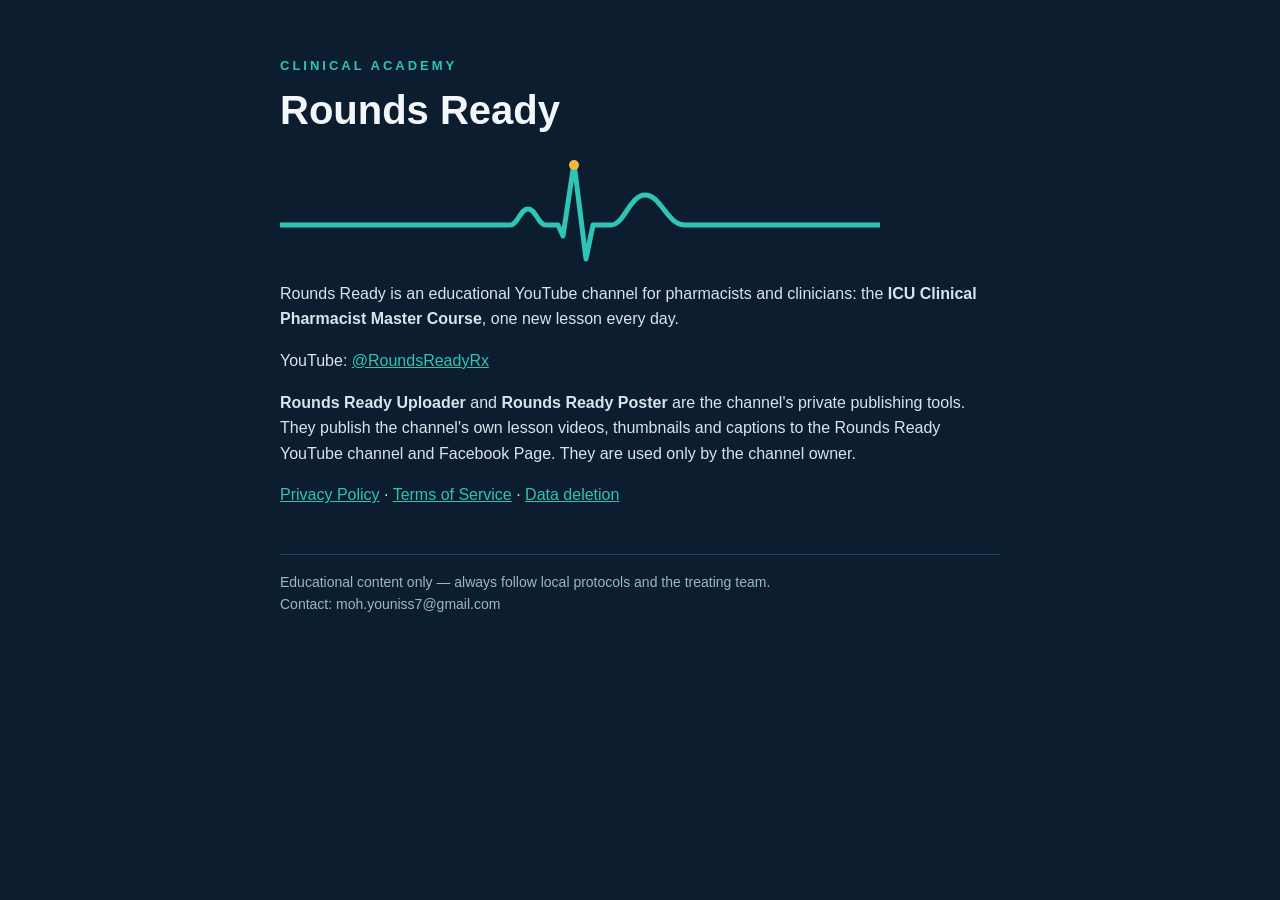
<file: index.html>
<!doctype html><html lang="en"><head><meta charset="utf-8"><meta name="viewport" content="width=device-width,initial-scale=1">
<title>Rounds Ready | Clinical Academy</title><link rel="stylesheet" href="style.css"></head><body><main>
<div class="k">Clinical Academy</div><h1>Rounds Ready</h1>
<svg viewBox="0 0 600 110" width="600" height="110" aria-hidden="true"><path d="M0 70 H230 C238 70 240 54 248 54 C256 54 258 70 266 70 H278 L283 81 L294 8 L306 104 L313 70 H331 C344 70 350 40 365 40 C381 40 387 70 405 70 H600" fill="none" stroke="#2ec4b6" stroke-width="5" stroke-linecap="round" stroke-linejoin="round"/><circle cx="294" cy="10" r="5" fill="#f5b83d"/></svg>
<p>Rounds Ready is an educational YouTube channel for pharmacists and clinicians: the <b>ICU Clinical Pharmacist Master Course</b>, one new lesson every day.</p>
<p>YouTube: <a href="https://www.youtube.com/@RoundsReadyRx">@RoundsReadyRx</a></p>
<p><b>Rounds Ready Uploader</b> and <b>Rounds Ready Poster</b> are the channel's private publishing tools. They publish the channel's own lesson videos, thumbnails and captions to the Rounds Ready YouTube channel and Facebook Page. They are used only by the channel owner.</p>
<p><a href="privacy.html">Privacy Policy</a> · <a href="terms.html">Terms of Service</a> · <a href="data-deletion.html">Data deletion</a></p>
<footer class="muted">Educational content only — always follow local protocols and the treating team.<br>Contact: moh.youniss7@gmail.com</footer>
</main></body></html>
</file>
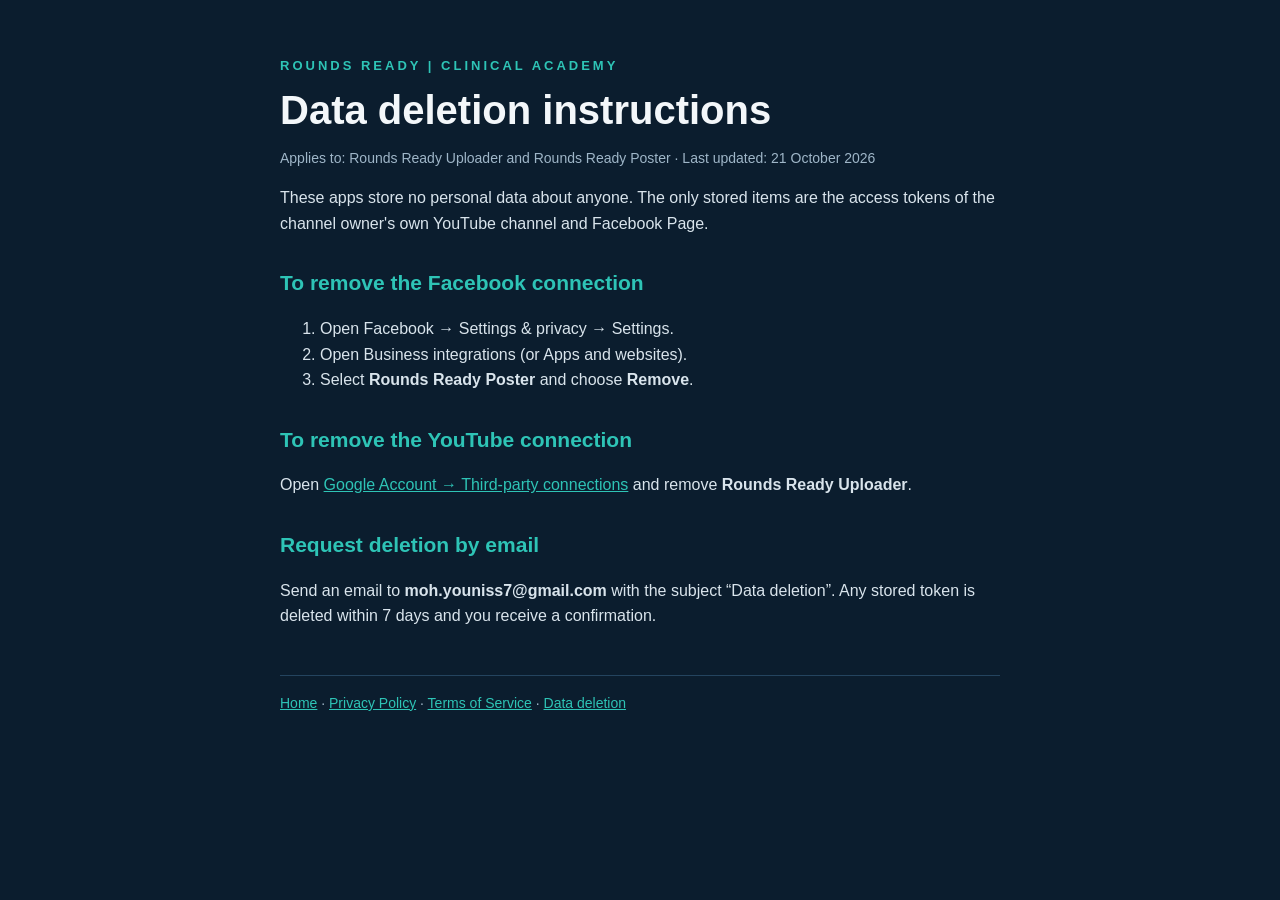
<file: data-deletion.html>
<!doctype html><html lang="en"><head><meta charset="utf-8"><meta name="viewport" content="width=device-width,initial-scale=1">
<title>Data deletion · Rounds Ready</title><link rel="stylesheet" href="style.css"></head><body><main>
<div class="k">Rounds Ready | Clinical Academy</div><h1>Data deletion instructions</h1>
<p class="muted">Applies to: Rounds Ready Uploader and Rounds Ready Poster · Last updated: 21 October 2026</p>
<p>These apps store no personal data about anyone. The only stored items are the access tokens of the channel owner's own YouTube channel and Facebook Page.</p>
<h2>To remove the Facebook connection</h2>
<ol><li>Open Facebook → Settings &amp; privacy → Settings.</li><li>Open Business integrations (or Apps and websites).</li>
<li>Select <b>Rounds Ready Poster</b> and choose <b>Remove</b>.</li></ol>
<h2>To remove the YouTube connection</h2>
<p>Open <a href="https://myaccount.google.com/permissions">Google Account → Third-party connections</a> and remove <b>Rounds Ready Uploader</b>.</p>
<h2>Request deletion by email</h2>
<p>Send an email to <b>moh.youniss7@gmail.com</b> with the subject “Data deletion”. Any stored token is deleted within 7 days and you receive a confirmation.</p>
<footer class="muted"><a href="index.html">Home</a> · <a href="privacy.html">Privacy Policy</a> · <a href="terms.html">Terms of Service</a> · <a href="data-deletion.html">Data deletion</a></footer>
</main></body></html>
</file>
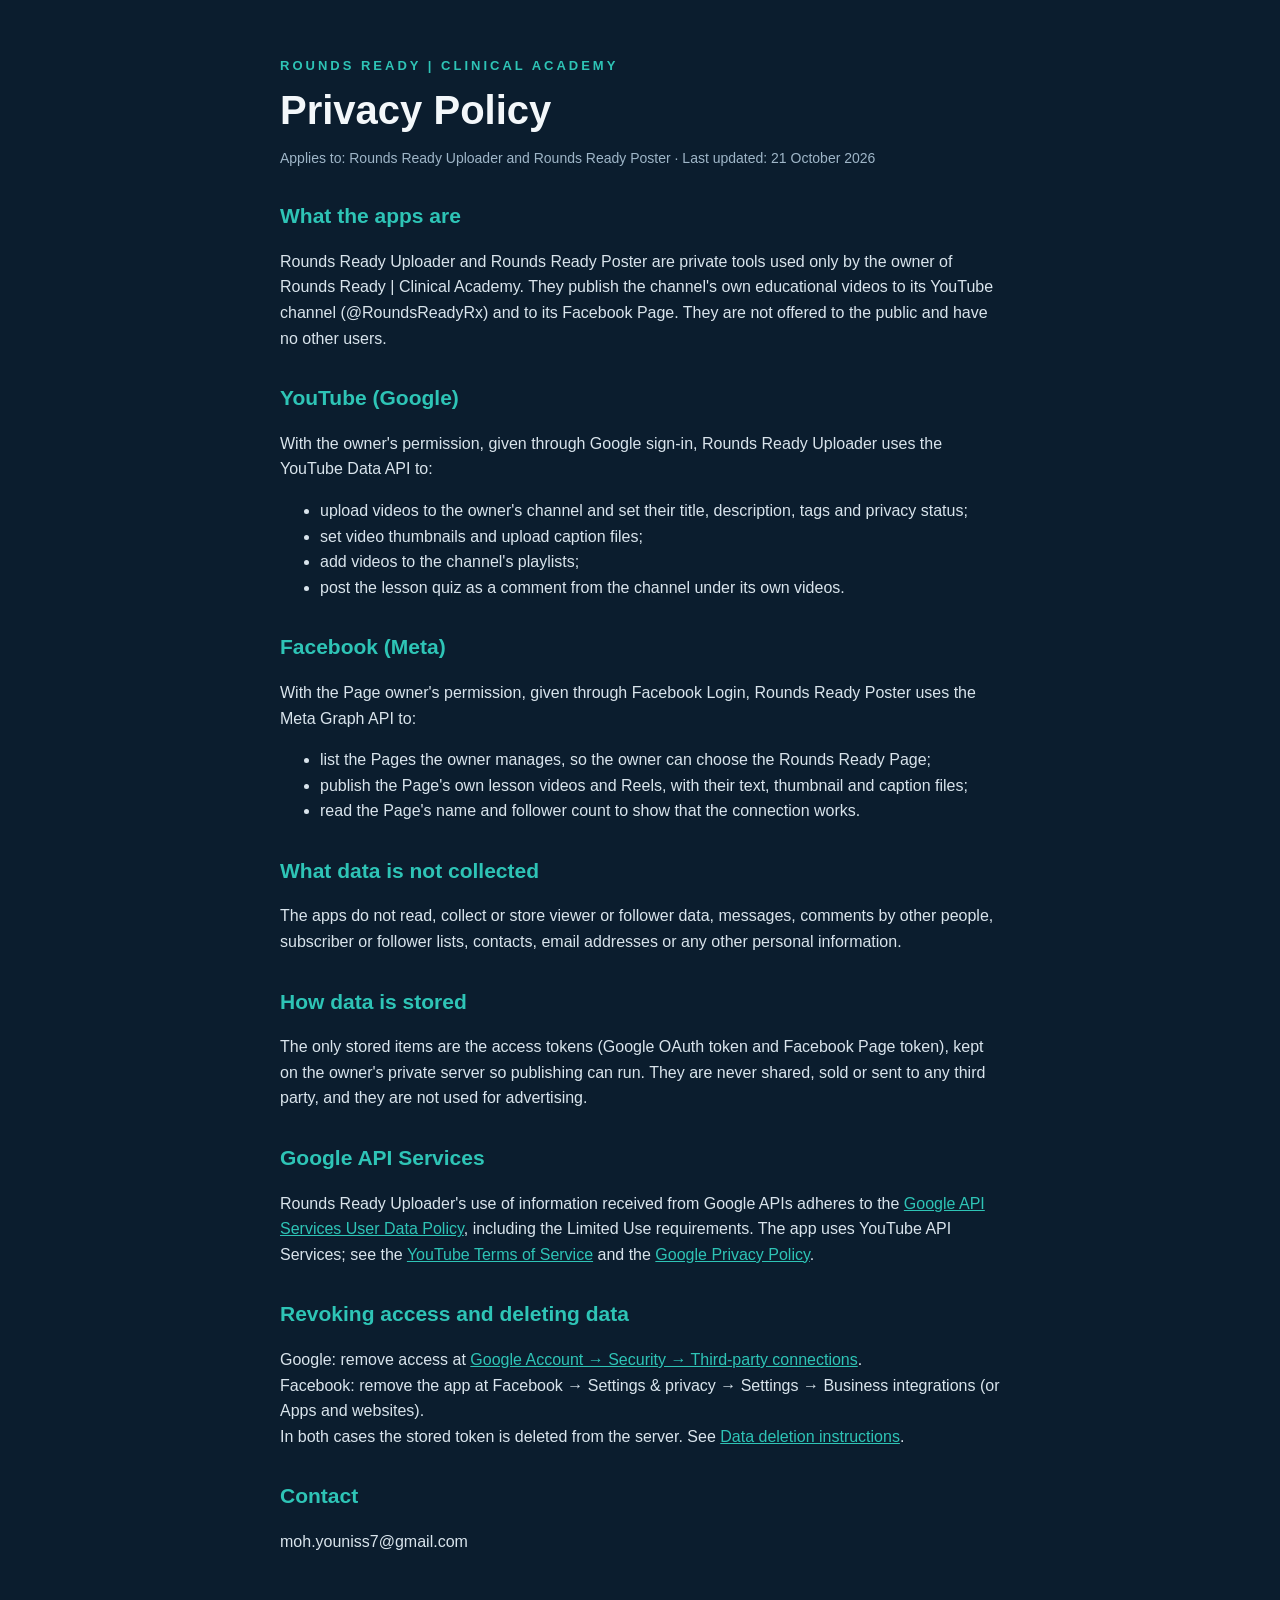
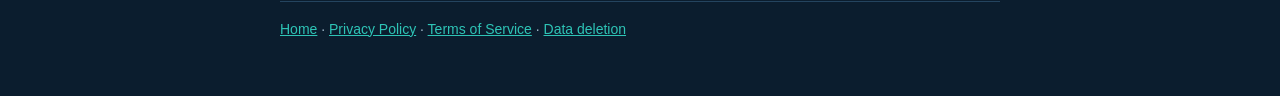
<file: privacy.html>
<!doctype html><html lang="en"><head><meta charset="utf-8"><meta name="viewport" content="width=device-width,initial-scale=1">
<title>Privacy Policy · Rounds Ready</title><link rel="stylesheet" href="style.css"></head><body><main>
<div class="k">Rounds Ready | Clinical Academy</div><h1>Privacy Policy</h1>
<p class="muted">Applies to: Rounds Ready Uploader and Rounds Ready Poster · Last updated: 21 October 2026</p>
<h2>What the apps are</h2>
<p>Rounds Ready Uploader and Rounds Ready Poster are private tools used only by the owner of Rounds Ready | Clinical Academy.
They publish the channel's own educational videos to its YouTube channel (@RoundsReadyRx) and to its Facebook Page. They are not offered to the public and have no other users.</p>
<h2>YouTube (Google)</h2>
<p>With the owner's permission, given through Google sign-in, Rounds Ready Uploader uses the YouTube Data API to:</p>
<ul><li>upload videos to the owner's channel and set their title, description, tags and privacy status;</li>
<li>set video thumbnails and upload caption files;</li><li>add videos to the channel's playlists;</li>
<li>post the lesson quiz as a comment from the channel under its own videos.</li></ul>
<h2>Facebook (Meta)</h2>
<p>With the Page owner's permission, given through Facebook Login, Rounds Ready Poster uses the Meta Graph API to:</p>
<ul><li>list the Pages the owner manages, so the owner can choose the Rounds Ready Page;</li>
<li>publish the Page's own lesson videos and Reels, with their text, thumbnail and caption files;</li>
<li>read the Page's name and follower count to show that the connection works.</li></ul>
<h2>What data is not collected</h2>
<p>The apps do not read, collect or store viewer or follower data, messages, comments by other people, subscriber or follower lists, contacts, email addresses or any other personal information.</p>
<h2>How data is stored</h2>
<p>The only stored items are the access tokens (Google OAuth token and Facebook Page token), kept on the owner's private server so publishing can run.
They are never shared, sold or sent to any third party, and they are not used for advertising.</p>
<h2>Google API Services</h2>
<p>Rounds Ready Uploader's use of information received from Google APIs adheres to the <a href="https://developers.google.com/terms/api-services-user-data-policy">Google API Services User Data Policy</a>, including the Limited Use requirements. The app uses YouTube API Services; see the <a href="https://www.youtube.com/t/terms">YouTube Terms of Service</a> and the <a href="https://policies.google.com/privacy">Google Privacy Policy</a>.</p>
<h2>Revoking access and deleting data</h2>
<p>Google: remove access at <a href="https://myaccount.google.com/permissions">Google Account → Security → Third-party connections</a>.<br>
Facebook: remove the app at Facebook → Settings &amp; privacy → Settings → Business integrations (or Apps and websites).<br>
In both cases the stored token is deleted from the server. See <a href="data-deletion.html">Data deletion instructions</a>.</p>
<h2>Contact</h2><p>moh.youniss7@gmail.com</p>
<footer class="muted"><a href="index.html">Home</a> · <a href="privacy.html">Privacy Policy</a> · <a href="terms.html">Terms of Service</a> · <a href="data-deletion.html">Data deletion</a></footer>
</main></body></html>
</file>
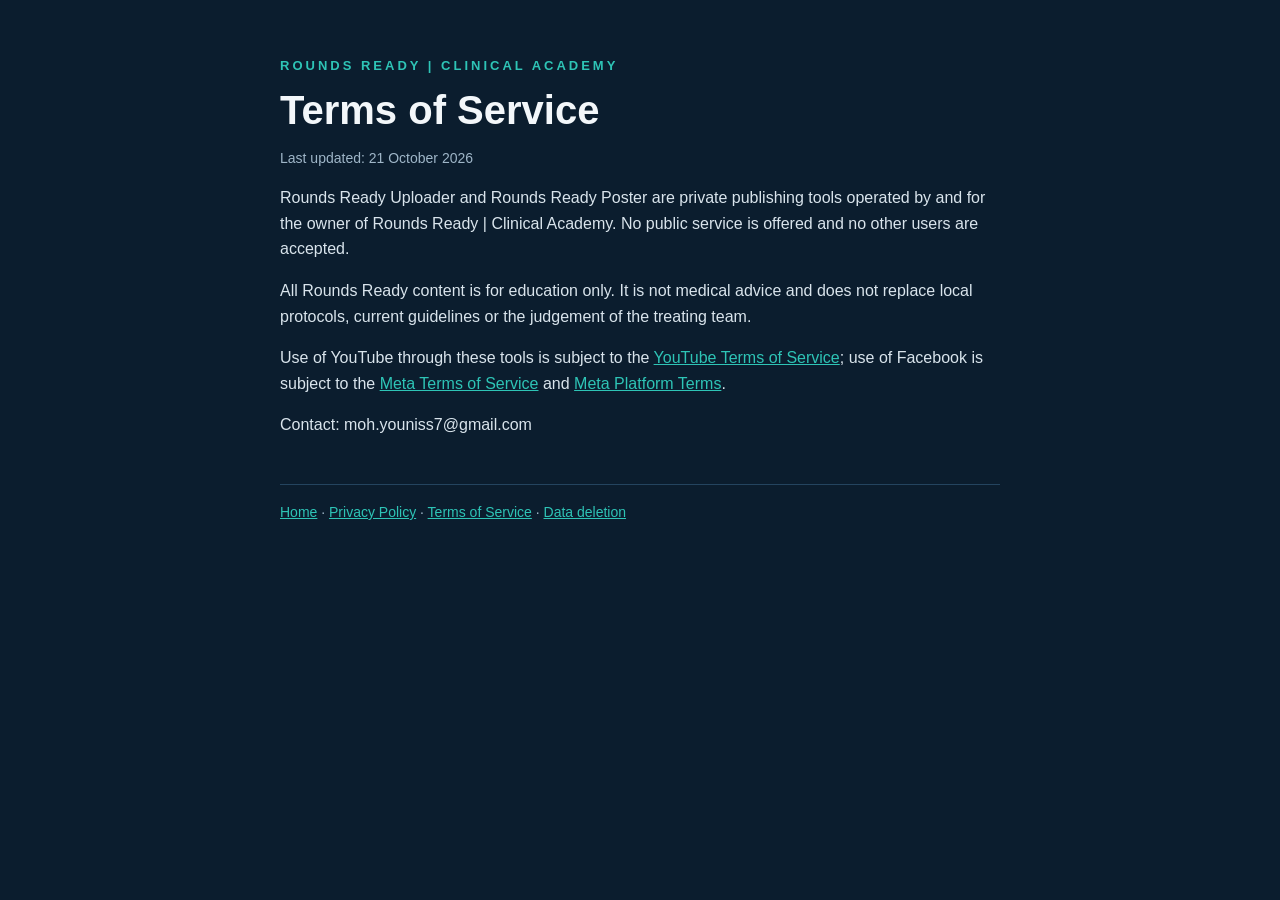
<file: terms.html>
<!doctype html><html lang="en"><head><meta charset="utf-8"><meta name="viewport" content="width=device-width,initial-scale=1">
<title>Terms of Service · Rounds Ready</title><link rel="stylesheet" href="style.css"></head><body><main>
<div class="k">Rounds Ready | Clinical Academy</div><h1>Terms of Service</h1>
<p class="muted">Last updated: 21 October 2026</p>
<p>Rounds Ready Uploader and Rounds Ready Poster are private publishing tools operated by and for the owner of Rounds Ready | Clinical Academy. No public service is offered and no other users are accepted.</p>
<p>All Rounds Ready content is for education only. It is not medical advice and does not replace local protocols, current guidelines or the judgement of the treating team.</p>
<p>Use of YouTube through these tools is subject to the <a href="https://www.youtube.com/t/terms">YouTube Terms of Service</a>; use of Facebook is subject to the <a href="https://www.facebook.com/terms.php">Meta Terms of Service</a> and <a href="https://developers.facebook.com/terms/">Meta Platform Terms</a>.</p>
<p>Contact: moh.youniss7@gmail.com</p>
<footer class="muted"><a href="index.html">Home</a> · <a href="privacy.html">Privacy Policy</a> · <a href="terms.html">Terms of Service</a> · <a href="data-deletion.html">Data deletion</a></footer>
</main></body></html>
</file>
<file: style.css>
:root{--bg:#0b1d2e;--ink:#f3f7fa;--muted:#9fb6c8;--teal:#2ec4b6;--amber:#f5b83d}
*{box-sizing:border-box}body{margin:0;background:var(--bg);color:var(--ink);font-family:"Segoe UI",Inter,Arial,sans-serif;line-height:1.6}
main{max-width:760px;margin:0 auto;padding:56px 20px}
.k{color:var(--teal);font-weight:700;letter-spacing:3px;text-transform:uppercase;font-size:13px}
h1{font-size:40px;margin:10px 0 6px;line-height:1.15}h2{font-size:21px;margin:30px 0 8px;color:var(--teal)}
p,li{color:#d9e4ec}a{color:var(--teal)}.muted{color:var(--muted);font-size:14px}
svg{display:block;margin:22px 0 10px;max-width:100%}footer{margin-top:46px;border-top:1px solid #24445f;padding-top:16px}
</file>
